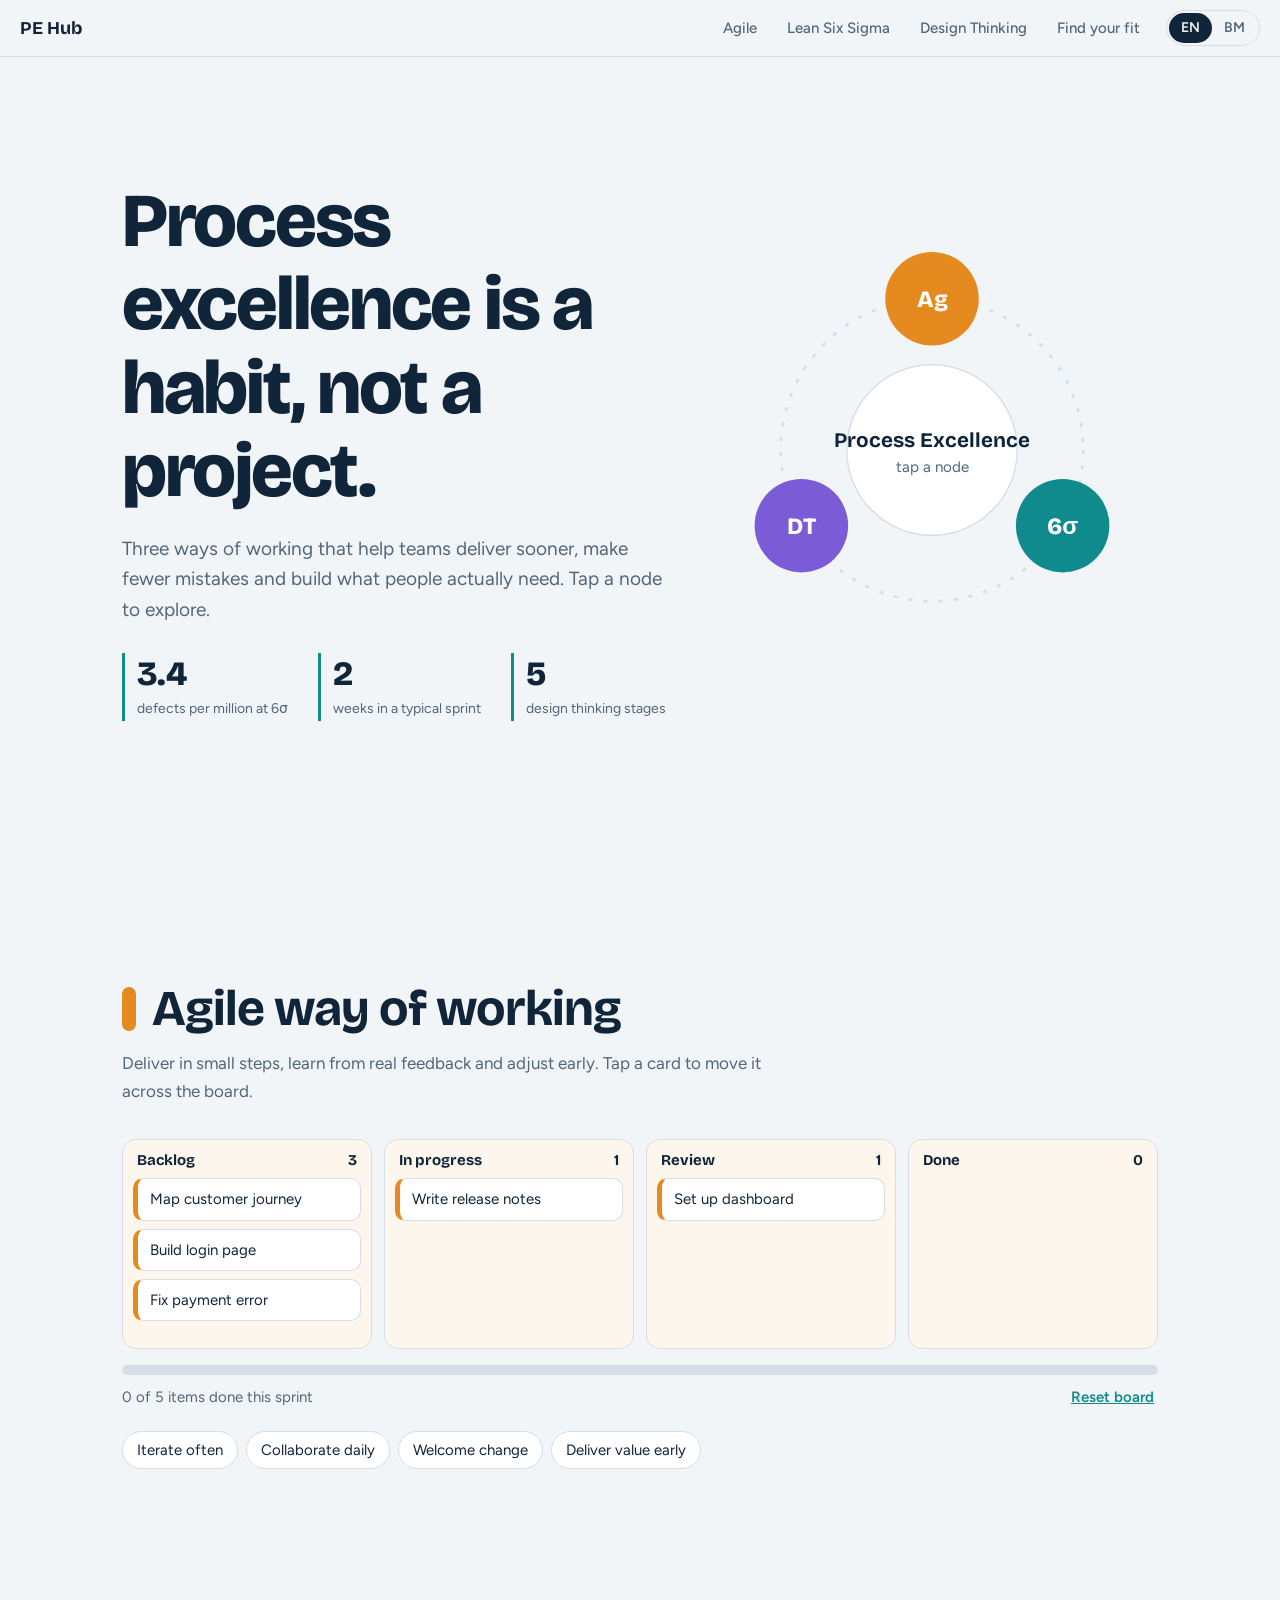
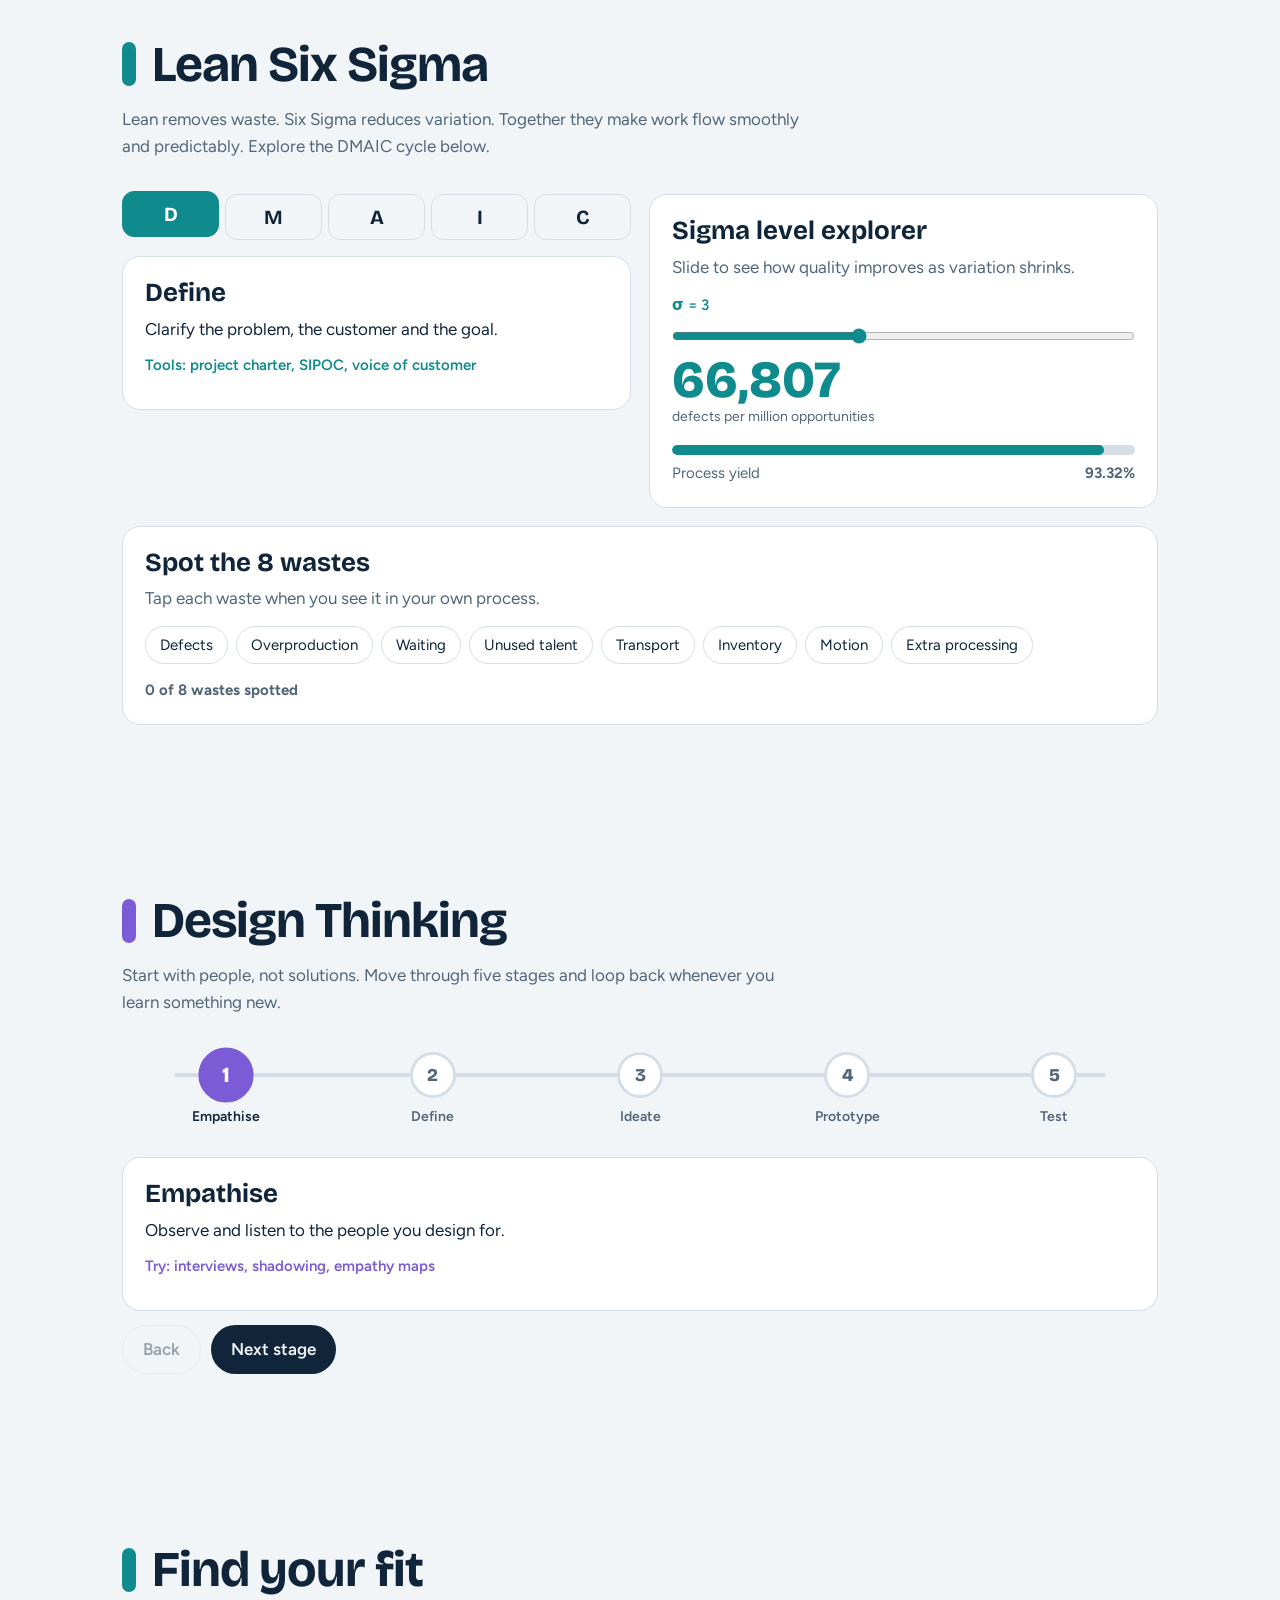
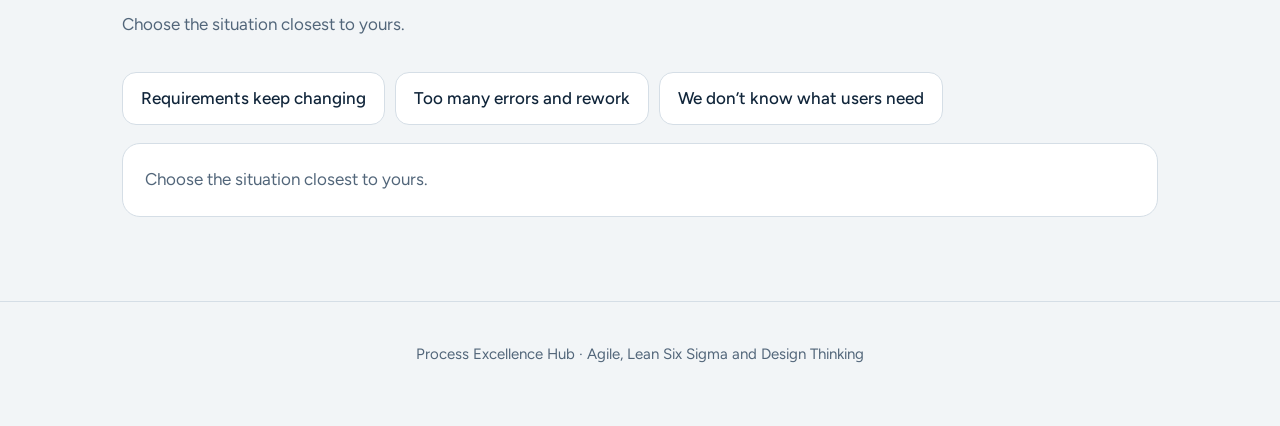
<file: index.html>
<!DOCTYPE html>
<html lang="en">
<head>
<meta charset="utf-8">
<meta name="viewport" content="width=device-width, initial-scale=1, viewport-fit=cover">
<title>Process Excellence | Kecemerlangan Proses</title>
<link href="https://fonts.googleapis.com/css2?family=Bricolage+Grotesque:wght@500;700;800&family=Figtree:wght@400;500;600&display=swap" rel="stylesheet">
<link rel="stylesheet" href="styles.css">
</head>
<body>
<nav>
  <b>PE&nbsp;Hub</b>
  <a href="#agile" data-i18n="n_agile"></a><a href="#lss" data-i18n="n_lss"></a><a href="#dt" data-i18n="n_dt"></a><a href="#pick" data-i18n="n_pick"></a>
  <div class="lang" role="group" aria-label="Language / Bahasa">
    <button data-l="en" aria-pressed="true">EN</button><button data-l="ms" aria-pressed="false">BM</button>
  </div>
</nav>

<section class="hero">
  <div>
    <h1 data-i18n="h_title"></h1>
    <p data-i18n="h_sub"></p>
    <div class="stats">
      <div><strong data-count="3.4">0</strong><span data-i18n="s1"></span></div>
      <div><strong data-count="2">0</strong><span data-i18n="s2"></span></div>
      <div><strong data-count="5">0</strong><span data-i18n="s3"></span></div>
    </div>
  </div>
  <svg class="ring" viewBox="0 0 320 320" role="group" aria-label="Process excellence">
    <circle class="track" cx="160" cy="160" r="110"/>
    <g class="spin"><circle cx="160" cy="50" r="7" fill="var(--accent)"/></g>
    <circle cx="160" cy="160" r="62" fill="var(--card)" stroke="var(--line)" class="pulse"/>
    <text id="ringLabel" x="160" y="158">Process Excellence</text>
    <text id="ringSub" x="160" y="176"></text>
    <g class="node" tabindex="0" data-go="agile" data-k="Agile"><circle cx="160" cy="50" r="34" fill="var(--ag)"/><text x="160" y="50">Ag</text></g>
    <g class="node" tabindex="0" data-go="lss" data-k="Lean Six Sigma"><circle cx="255" cy="215" r="34" fill="var(--ls)"/><text x="255" y="215">6σ</text></g>
    <g class="node" tabindex="0" data-go="dt" data-k="Design Thinking"><circle cx="65" cy="215" r="34" fill="var(--dt)"/><text x="65" y="215">DT</text></g>
  </svg>
</section>

<section id="agile">
  <div class="head"><i></i><h2 data-i18n="a_t"></h2></div>
  <p class="lead" data-i18n="a_l"></p>
  <div class="board" id="board"></div>
  <div class="bar"><i id="aBar"></i></div>
  <div class="row"><span id="aTxt"></span><button class="link" id="aReset" data-i18n="reset"></button></div>
  <div class="tags" id="aTags"></div>
</section>

<section id="lss">
  <div class="head"><i></i><h2 data-i18n="l_t"></h2></div>
  <p class="lead" data-i18n="l_l"></p>
  <div class="split">
    <div>
      <div class="tabs" role="tablist" id="tabs"></div>
      <div class="panel" id="dmaic" aria-live="polite"></div>
    </div>
    <div class="panel">
      <h3 data-i18n="sig_t"></h3>
      <p style="color:var(--mute)" data-i18n="sig_d"></p>
      <label for="sig" class="tool">σ = <span id="sigV">3</span></label>
      <input type="range" id="sig" min="1" max="6" step="1" value="3">
      <div class="big" id="dpmo">0</div>
      <div style="color:var(--mute);font-size:14px" data-i18n="dpmo"></div>
      <div class="bar" style="--c:var(--ls)"><i id="yBar"></i></div>
      <div class="row"><span data-i18n="yield"></span><b id="yTxt"></b></div>
    </div>
  </div>
  <div class="panel" style="margin-top:18px">
    <h3 data-i18n="w_t"></h3>
    <p style="color:var(--mute);margin:0" data-i18n="w_d"></p>
    <div class="waste" id="waste"></div>
    <div class="row" style="margin-top:14px"><b id="wCount"></b></div>
  </div>
</section>

<section id="dt">
  <div class="head"><i></i><h2 data-i18n="d_t"></h2></div>
  <p class="lead" data-i18n="d_l"></p>
  <div class="steps" id="steps"><div class="fill" id="fill"></div></div>
  <div class="panel" id="dtBody" aria-live="polite"></div>
  <div class="nav2"><button class="btn ghost" id="prev"></button><button class="btn" id="next"></button></div>
</section>

<section id="pick">
  <div class="head"><i></i><h2 data-i18n="p_t"></h2></div>
  <p class="lead" data-i18n="p_l"></p>
  <div class="opts" id="opts"></div>
  <div class="panel" id="rec" aria-live="polite"></div>
</section>

<footer data-i18n="foot"></footer>

<script src="script.js"></script>
</body>
</html>
</file>
<file: styles.css>
:root{
  --bg:#F2F5F7;--card:#FFFFFF;--ink:#10253A;--mute:#52667A;--line:#D5DEE6;
  --ag:#E58A1F;--ls:#0F8B8D;--dt:#7B5CD6;--accent:#0F8B8D;
  color-scheme:light;box-sizing:border-box;
  padding-top:env(safe-area-inset-top,0px);padding-bottom:env(safe-area-inset-bottom,0px);
}
@media (prefers-color-scheme:dark){:root:not([data-theme="light"]){
  --bg:#0E1822;--card:#16242F;--ink:#E8EEF3;--mute:#9DB0BF;--line:#29404F;
  --ag:#F2A04A;--ls:#2DB5B7;--dt:#A48CF2;color-scheme:dark}}
:root[data-theme="dark"]{--bg:#0E1822;--card:#16242F;--ink:#E8EEF3;--mute:#9DB0BF;--line:#29404F;--ag:#F2A04A;--ls:#2DB5B7;--dt:#A48CF2;color-scheme:dark}
html{scroll-behavior:smooth;scroll-padding-top:calc(72px + env(safe-area-inset-top,0px))}
*,*::before,*::after{box-sizing:inherit}
body{margin:0;background:var(--bg);color:var(--ink);font:400 17px/1.6 Figtree,system-ui,sans-serif}
h1,h2,h3{font-family:'Bricolage Grotesque',Figtree,system-ui,sans-serif;line-height:1.1;margin:0}
button{font:inherit;color:inherit;cursor:pointer}
:focus-visible{outline:3px solid var(--accent);outline-offset:3px}
body::before{content:"";position:fixed;inset:0 0 auto;height:env(safe-area-inset-top,0px);background:var(--bg);z-index:30}
nav{position:sticky;top:env(safe-area-inset-top,0px);z-index:20;display:flex;align-items:center;gap:6px;padding:10px 20px;background:color-mix(in srgb,var(--bg) 88%,transparent);backdrop-filter:blur(10px);border-bottom:1px solid var(--line);overflow-x:auto}
nav b{font-family:'Bricolage Grotesque',sans-serif;font-size:18px;margin-right:auto;white-space:nowrap}
nav a{color:var(--mute);text-decoration:none;padding:6px 12px;border-radius:99px;font-weight:500;font-size:15px;white-space:nowrap}
nav a:hover{color:var(--ink);background:var(--line)}
.lang{display:flex;border:1.5px solid var(--line);border-radius:99px;padding:2px;margin-left:8px}
.lang button{border:0;background:none;padding:4px 12px;border-radius:99px;font-weight:600;font-size:14px;color:var(--mute)}
.lang button[aria-pressed="true"]{background:var(--ink);color:var(--bg)}
section{max-width:1080px;margin:0 auto;padding:84px 22px}
.hero{display:grid;grid-template-columns:1.1fr .9fr;gap:30px;align-items:center;min-height:calc(100svh - 60px);padding-top:30px}
.hero h1{font-size:clamp(40px,6.4vw,76px);font-weight:800;letter-spacing:-.03em}
.hero p{color:var(--mute);max-width:46ch;font-size:19px;margin:20px 0 28px}
.stats{display:flex;gap:30px;flex-wrap:wrap}
.stats div{border-left:3px solid var(--accent);padding-left:12px}
.stats strong{display:block;font:800 34px 'Bricolage Grotesque',sans-serif}
.stats span{color:var(--mute);font-size:14px}
/* ring */
.ring{width:100%;max-width:440px;margin:auto;overflow:visible}
.ring .track{fill:none;stroke:var(--line);stroke-width:2;stroke-dasharray:3 8;animation:dash 20s linear infinite}
@keyframes dash{to{stroke-dashoffset:-110}}
.spin{transform-origin:160px 160px;animation:spin 12s linear infinite}
@keyframes spin{to{transform:rotate(360deg)}}
.node{cursor:pointer;outline:none}
.node circle{transition:transform .35s cubic-bezier(.3,1.6,.5,1),fill .2s;transform-box:fill-box;transform-origin:center}
.node:hover circle,.node:focus-visible circle{transform:scale(1.22)}
.node text{font:800 17px 'Bricolage Grotesque',sans-serif;fill:#fff;text-anchor:middle;dominant-baseline:central;pointer-events:none}
.pulse{animation:pulse 3s ease-in-out infinite;transform-box:fill-box;transform-origin:center}
@keyframes pulse{50%{transform:scale(1.07)}}
#ringLabel{font:700 15px 'Bricolage Grotesque',sans-serif;fill:var(--ink);text-anchor:middle}
#ringSub{font:400 11px Figtree,sans-serif;fill:var(--mute);text-anchor:middle}
/* shared */
.head{display:flex;gap:16px;align-items:center;margin-bottom:14px}
.head i{width:14px;height:44px;border-radius:7px;background:var(--c)}
.head h2{font-size:clamp(30px,4.4vw,50px);letter-spacing:-.02em}
.lead{color:var(--mute);max-width:62ch;margin:0 0 34px}
.panel{background:var(--card);border:1px solid var(--line);border-radius:18px;padding:22px}
.chip{border:1.5px solid var(--line);background:var(--card);border-radius:99px;padding:6px 14px;font-size:15px;transition:.25s}
#agile{--c:var(--ag)}#lss{--c:var(--ls)}#dt{--c:var(--dt)}
/* kanban */
.board{display:grid;grid-template-columns:repeat(4,1fr);gap:12px}
.col{background:color-mix(in srgb,var(--ag) 8%,var(--card));border:1px solid var(--line);border-radius:14px;padding:10px;min-height:210px}
.col h3{font-size:15px;margin:2px 4px 10px;display:flex;justify-content:space-between}
.card{display:block;width:100%;text-align:left;background:var(--card);border:1px solid var(--line);border-left:5px solid var(--ag);border-radius:10px;padding:10px 12px;margin-bottom:8px;font-size:15px;line-height:1.35;transition:transform .2s,box-shadow .2s}
.card:hover{transform:translateY(-2px);box-shadow:0 6px 16px rgba(0,0,0,.12)}
.card.pop{animation:pop .5s cubic-bezier(.3,1.6,.5,1)}
@keyframes pop{from{transform:scale(.8) translateX(-18px);opacity:0}}
.col.done .card{border-left-color:var(--ls);opacity:.85}
.bar{height:10px;background:var(--line);border-radius:9px;overflow:hidden;margin:16px 0 6px}
.bar i{display:block;height:100%;width:0;background:var(--c,var(--ag));border-radius:9px;transition:width .7s cubic-bezier(.2,.8,.2,1)}
.row{display:flex;justify-content:space-between;gap:12px;align-items:center;flex-wrap:wrap;color:var(--mute);font-size:15px}
.link{background:none;border:0;color:var(--accent);font-weight:600;text-decoration:underline;padding:4px}
.tags{display:flex;gap:8px;flex-wrap:wrap;margin-top:18px}
/* lss */
.split{display:grid;grid-template-columns:1fr 1fr;gap:18px}
.tabs{display:flex;gap:6px;margin-bottom:16px}
.tabs button{flex:1;border:1.5px solid var(--line);background:none;border-radius:12px;padding:10px 0;font:700 20px 'Bricolage Grotesque',sans-serif;transition:.25s}
.tabs button[aria-selected="true"]{background:var(--ls);border-color:var(--ls);color:#fff;transform:translateY(-3px)}
.swap{animation:swap .4s ease}
@keyframes swap{from{opacity:0;transform:translateY(8px)}}
.panel h3{font-size:26px;margin-bottom:8px}
.panel p{margin:0 0 10px}
.tool{color:var(--c);font-weight:600;font-size:15px}
input[type=range]{width:100%;accent-color:var(--ls);margin:10px 0}
.big{font:800 52px/1 'Bricolage Grotesque',sans-serif;color:var(--ls)}
.waste{display:flex;flex-wrap:wrap;gap:8px;margin-top:14px}
.waste .chip.on{background:var(--ls);border-color:var(--ls);color:#fff;text-decoration:line-through;transform:rotate(-2deg) scale(.96)}
/* dt */
.steps{position:relative;display:flex;justify-content:space-between;margin:10px 0 28px}
.steps::before,.steps .fill{content:"";position:absolute;left:5%;right:5%;top:22px;height:4px;border-radius:4px;background:var(--line)}
.steps .fill{right:auto;width:0;background:var(--dt);transition:width .6s cubic-bezier(.2,.8,.2,1)}
.step{position:relative;z-index:1;flex:1;background:none;border:0;display:flex;flex-direction:column;align-items:center;gap:8px;font-weight:600;font-size:14px;color:var(--mute)}
.step b{width:46px;height:46px;border-radius:50%;display:grid;place-items:center;background:var(--card);border:3px solid var(--line);font:800 18px 'Bricolage Grotesque',sans-serif;transition:.35s}
.step.reached b{border-color:var(--dt);color:var(--dt)}
.step.now b{background:var(--dt);color:#fff;transform:scale(1.2)}
.step.now{color:var(--ink)}
.nav2{display:flex;gap:10px;margin-top:14px}
.btn{border:0;background:var(--ink);color:var(--bg);padding:10px 20px;border-radius:99px;font-weight:600}
.btn.ghost{background:none;border:1.5px solid var(--line);color:var(--ink)}
.btn:disabled{opacity:.4;cursor:default}
/* pick */
#pick{--c:var(--accent)}
.opts{display:flex;gap:10px;flex-wrap:wrap;margin-bottom:18px}
.opts button{border:1.5px solid var(--line);background:var(--card);border-radius:14px;padding:12px 18px;font-weight:500;transition:.25s}
.opts button[aria-pressed="true"]{border-color:var(--rc);box-shadow:inset 0 0 0 1.5px var(--rc);transform:translateY(-3px)}
footer{text-align:center;color:var(--mute);padding:40px 20px 60px;border-top:1px solid var(--line);font-size:15px}
@media (max-width:820px){
  .hero{grid-template-columns:1fr;min-height:0}.ring{max-width:320px}
  .board{grid-template-columns:1fr 1fr}.split{grid-template-columns:1fr}
  .step{font-size:11px}.step b{width:38px;height:38px}.steps::before,.steps .fill{top:17px}
}
@media (prefers-reduced-motion:reduce){*,*::before,*::after{animation:none!important;transition:none!important}html{scroll-behavior:auto}}
</file>
